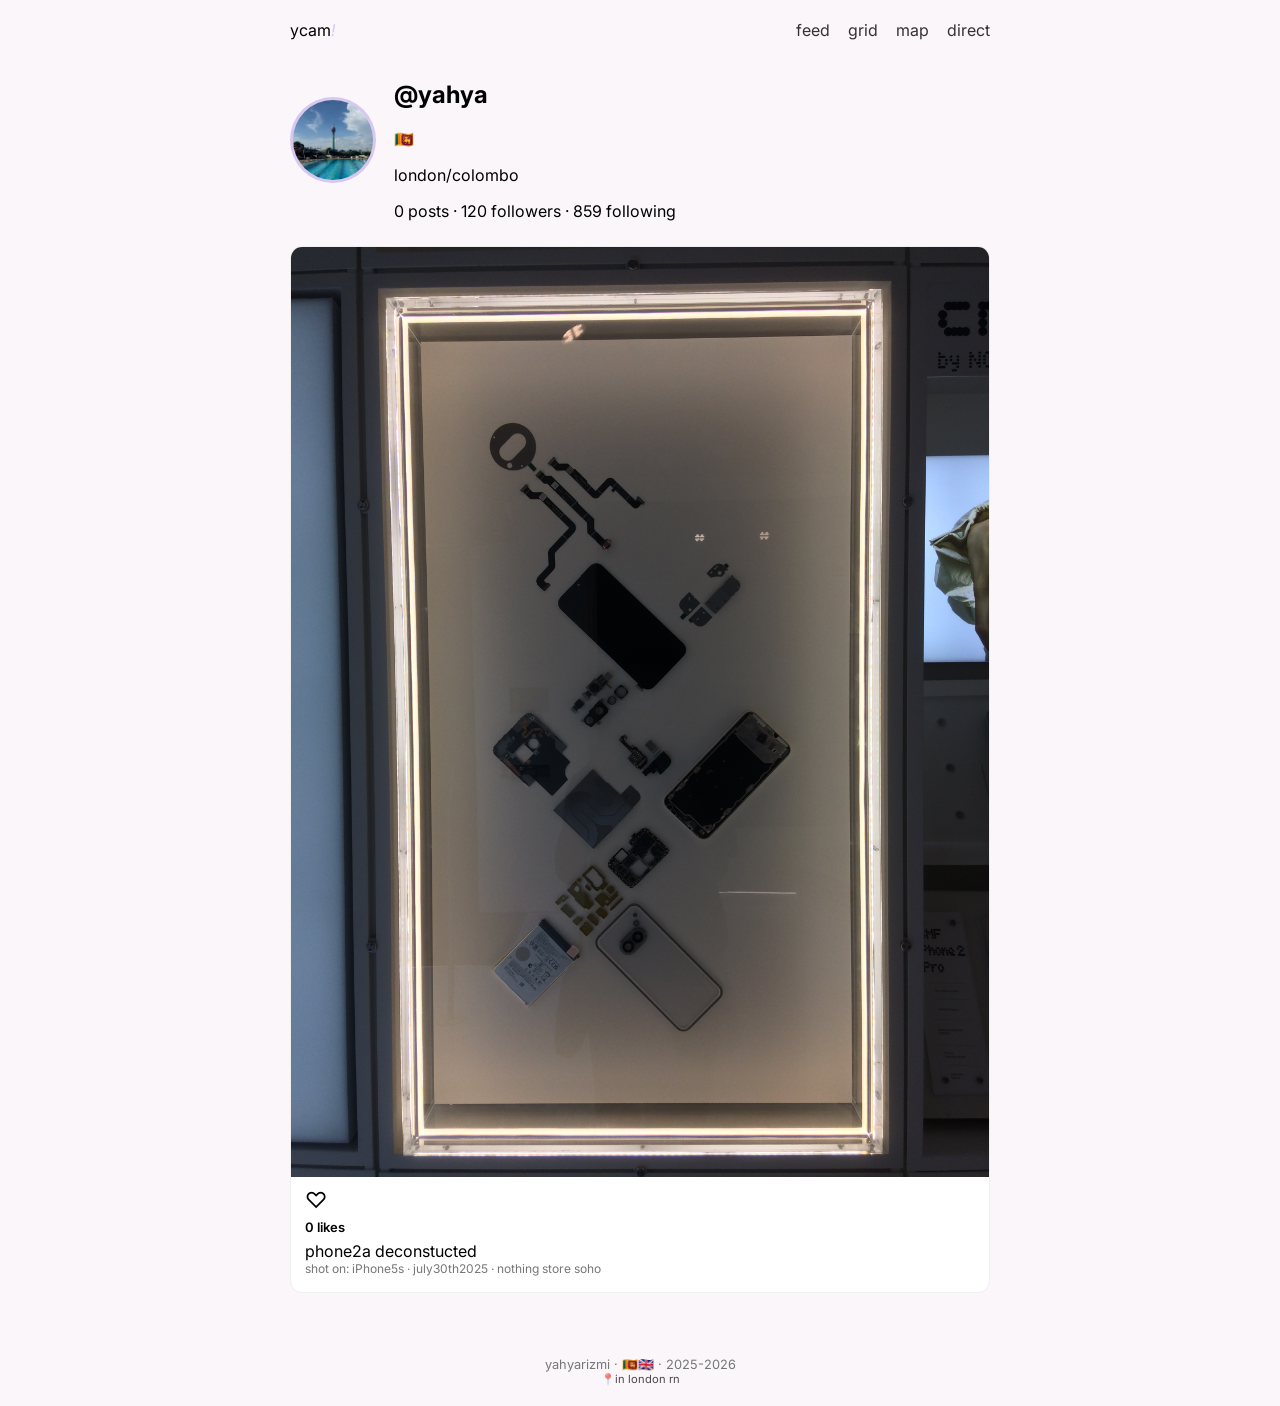
<file: index.html>
<!DOCTYPE html>
<html>
<head>

<link rel="stylesheet" href="style.css">

<title>ycam! - feed</title>

</head>

<body>

<div class="container">

<div class="navbar">

<div class="nav-left">ycam<em><span class="accent">!</span></em></div>

<div class="nav-links">
<a href="index.html">feed</a>
<a href="grid.html">grid</a>
<a href="map.html">map</a>
<a href="mailto:yahya@yahyarizmi.com">direct</a>
</div>

</div>

<div class="profile-header">

<img src="images/avatar.jpg" class="avatar-large">

<div class="profile-info">

<h2>@yahya</h2>

<p class="bio-line1">🇱🇰</p>

<p class="bio-line2">london/colombo</p>

<div class="profile-stats">
<span id="posts-count">0</span> posts ·
<span id="followers-count">120</span> followers ·
<span id="following-count">859</span> following
</div>

</div>

</div>

<div id="feed"></div>

<div class="footer">
yahyarizmi · 🇱🇰🇬🇧 · 2025-2026
</div>

<div class="sub-footer">
📍in london rn
</div>

</div>

<script src="posts.js"></script>
<script src="feed.js"></script>

</body>
</html>
</file>
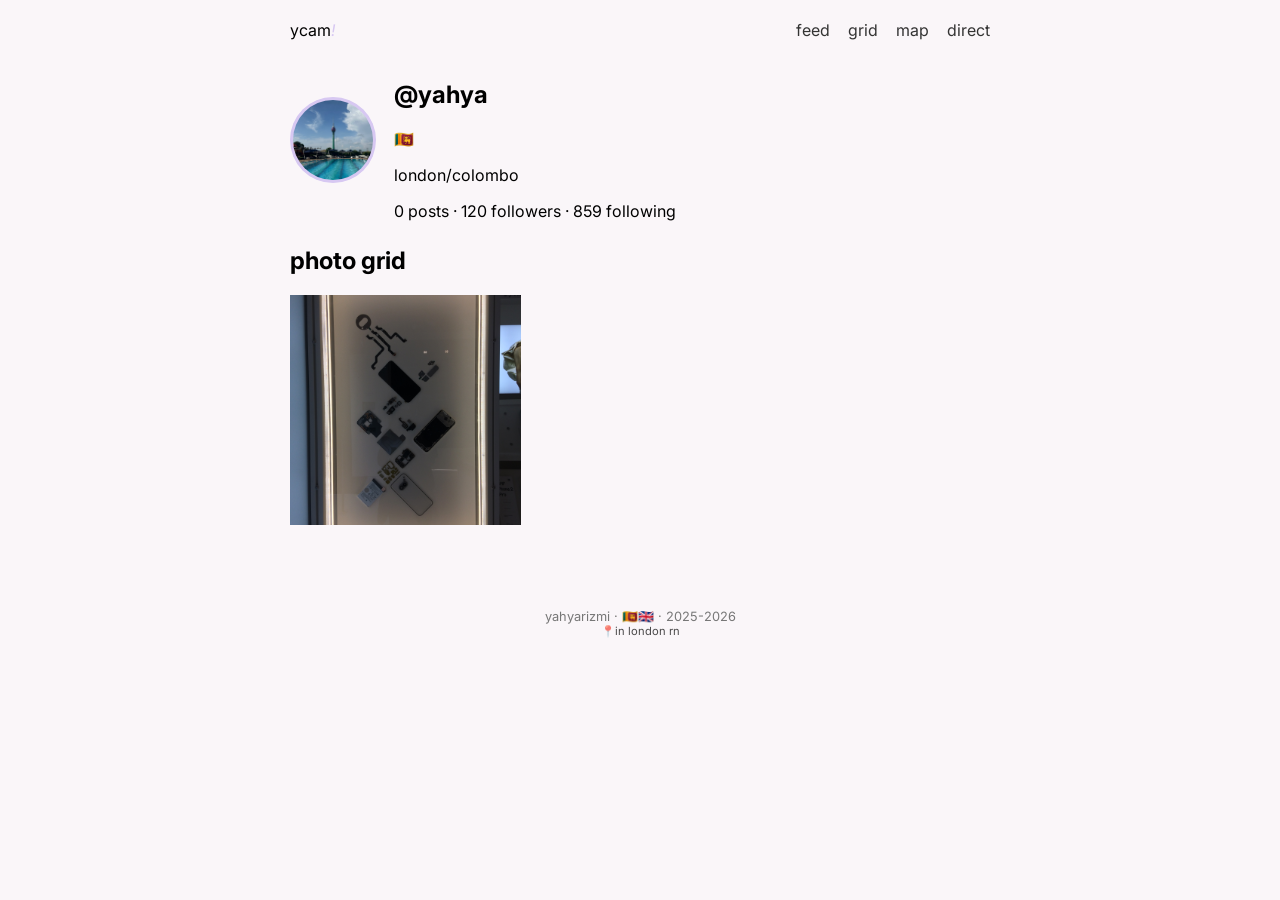
<file: grid.html>
<!DOCTYPE html>
<html>

<head>

<title>ycam! — grid</title>

<link rel="stylesheet" href="style.css">

</head>

<body>

<div class="container">

<div class="navbar">

<div class="nav-left">ycam<em><span class="accent">!</span></em></div>

<div class="nav-links">
<a href="index.html">feed</a>
<a href="grid.html">grid</a>
<a href="map.html">map</a>
<a href="#">direct</a>
</div>

</div>

  <div class="profile-header">

  <img src="images/avatar.jpg" class="avatar-large">

  <div class="profile-info">

  <h2>@yahya</h2>

  <p class="bio-line1">🇱🇰</p>

  <p class="bio-line2">london/colombo</p>

  <div class="profile-stats">
  <span id="posts-count">0</span> posts ·
  <span id="followers-count">120</span> followers ·
  <span id="following-count">859</span> following
  </div>

  </div>

  </div>

<h2>photo grid</h2>


<div id="grid" class="grid"></div>


</div>


<!-- fullscreen viewer -->

<div id="viewer">

<span id="viewer-close">×</span>

<img id="viewer-img">

<div id="viewer-caption"></div>

</div>

  <div class="footer">
  yahyarizmi · 🇱🇰🇬🇧 · 2025-2026
  </div>

  <div class="sub-footer">
  📍in london rn
  </div>

<script src="posts.js"></script>
<script src="grid.js"></script>

</body>
</html>
</file>
<file: style.css>
@import url('https://fonts.googleapis.com/css2?family=Inter:wght@200;400;700&display=swap');

:root{
--cream:#faf6f9;
--lavender:#d7c8f2;
--grey:#777;
}

body{
font-family:Inter,sans-serif;
background:var(--cream);
margin:0;
}

.container{
max-width:700px;
margin:auto;
padding:20px;
}

/* accent */

.accent{
color:var(--lavender);
}

/* navbar */

.navbar{
display:flex;
justify-content:space-between;
align-items:center;
margin-bottom:20px;
}

.nav-links a{
margin-left:14px;
text-decoration:none;
color:#333;
}

/* profile */

.profile-header{
display:flex;
gap:18px;
align-items:center;
margin-bottom:25px;
}

.avatar-large{
width:80px;
height:80px;
border-radius:50%;
object-fit:cover;
padding:3px;
background:var(--lavender);
}

/* stories */

#stories{
display:flex;
gap:16px;
overflow-x:auto;
margin-bottom:25px;
}

.story{
text-align:center;
font-size:12px;
cursor:pointer;
}

.story-avatar{
width:64px;
height:64px;
border-radius:50%;
padding:3px;
background:var(--lavender);
}

.story-avatar img{
width:100%;
height:100%;
border-radius:50%;
object-fit:cover;
}

/* story viewer */

#storyViewer{
position:fixed;
inset:0;
background:black;
display:none;
justify-content:center;
align-items:center;
z-index:999;
}

#storyViewer img{
max-width:90%;
max-height:90%;
}

#storyClose{
position:absolute;
top:20px;
right:30px;
color:white;
font-size:40px;
cursor:pointer;
}

/* post card */

.post{
background:white;
border-radius:12px;
margin-bottom:32px;
border:1px solid #eee;
overflow:hidden;
}

.post-image{
position:relative;
}

.post-image img{
width:100%;
display:block;
}

.big-heart{
position:absolute;
top:50%;
left:50%;
transform:translate(-50%,-50%) scale(0);
font-size:90px;
color:white;
opacity:0;
transition:.4s;
}

.big-heart.show{
opacity:1;
transform:translate(-50%,-50%) scale(1);
}

.post-info{
padding:10px 14px 16px;
}

.post-actions{
display:flex;
gap:18px;
font-size:22px;
margin-bottom:6px;
}

.likes{
font-weight:600;
font-size:13px;
margin-bottom:6px;
}

.meta{
font-size:12px;
color:var(--grey);
}

/* grid */

.grid{
display:grid;
grid-template-columns:repeat(3,1fr);
gap:4px;
}

.grid-photo{
width:100%;
aspect-ratio:1;
object-fit:cover;
cursor:pointer;
}

/* viewer */

#viewer{
position:fixed;
inset:0;
background:rgba(0,0,0,.95);
display:none;
flex-direction:column;
justify-content:center;
align-items:center;
z-index:999;
}

#viewer.show{
display:flex;
}

#viewer img{
max-width:90%;
max-height:80%;
}

#viewer-caption{
color:white;
margin-top:14px;
}

#viewer-close{
position:absolute;
top:20px;
right:30px;
font-size:40px;
color:white;
cursor:pointer;
}

/* map */

#map{
height:500px;
border-radius:12px;
margin-top:20px;
}

/* footer */

.footer{
font-size:0.8rem;
color:var(--grey);
margin-top:4rem;
display:flex;
flex-direction:column;
gap:0.3rem;
}

.sub-footer{
font-size:0.7rem;
opacity:0.7;
}

.footer,
.sub-footer {
  text-align: center;
}
</file>
